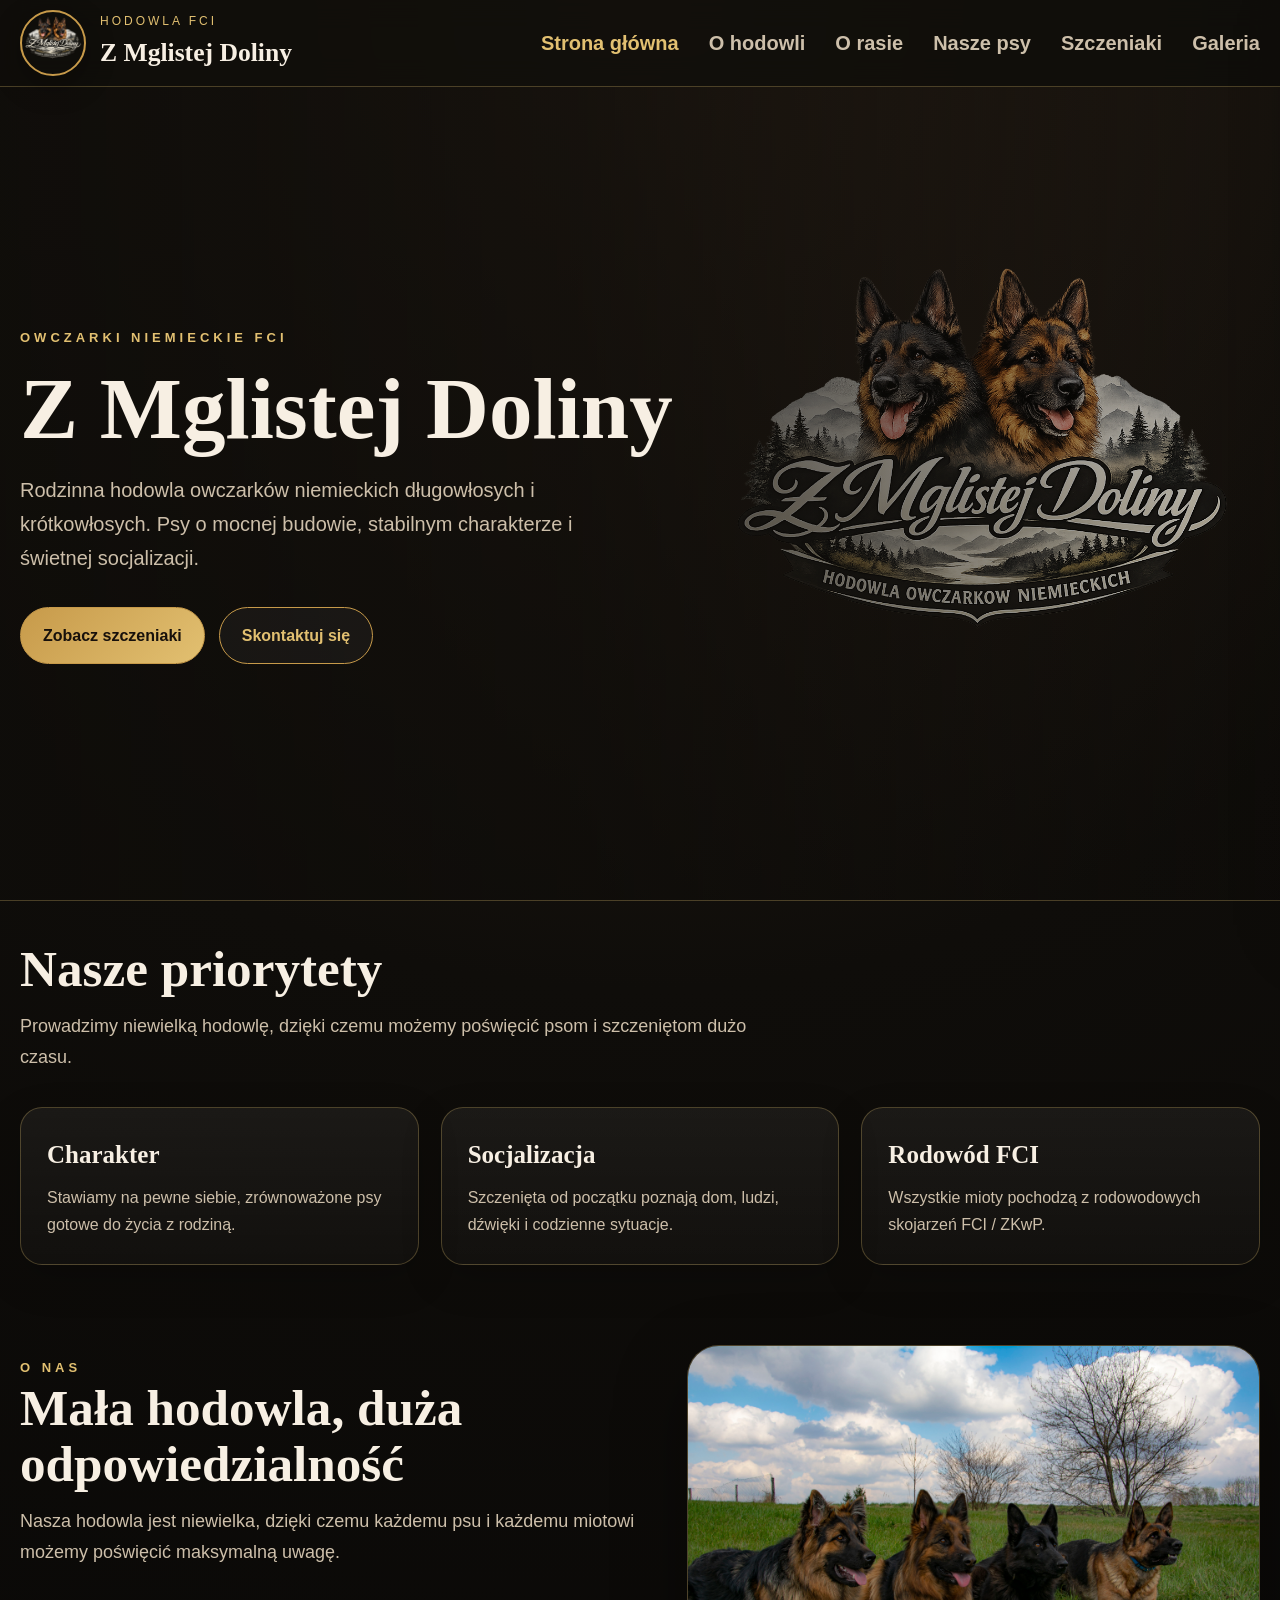
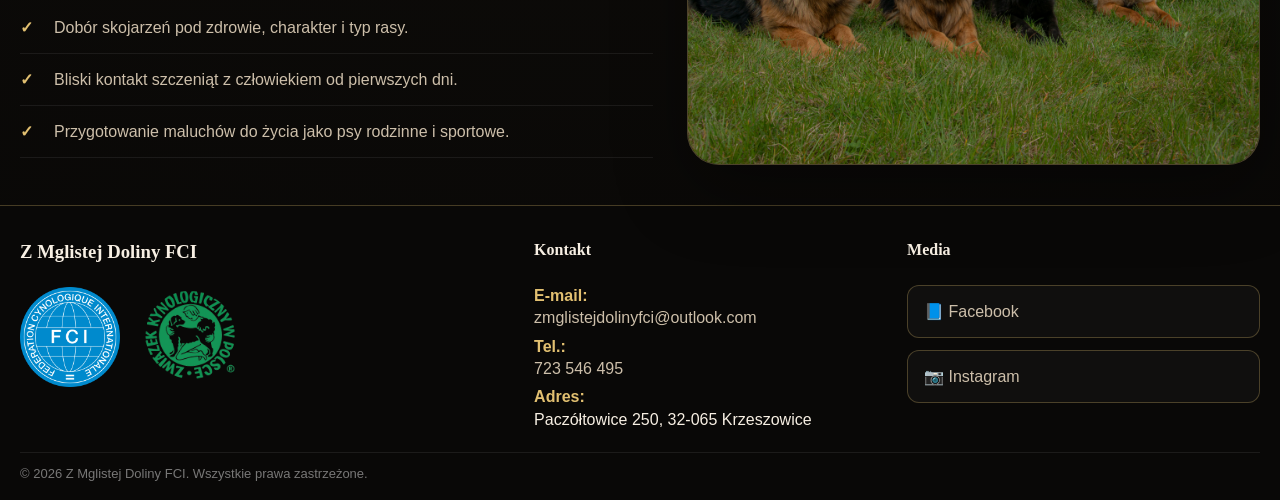
<file: z-mglistej-doliny-strona/index.html>
<!DOCTYPE html>
<html lang="pl">
<head>
    <!-- PODSTAWOWE USTAWIENIA STRONY -->
    <meta charset="UTF-8">
    <meta name="viewport" content="width=device-width, initial-scale=1.0">

    <!-- SEO: opis podstrony w Google. Na każdej podstronie możesz dać inny opis. -->
    <meta name="description" content="Hodowla owczarków niemieckich FCI Z Mglistej Doliny. Rodowodowe szczenięta, stabilny charakter, socjalizacja i okolice Krakowa.">

    <!-- TYTUŁ W KARCIE PRZEGLĄDARKI -->
    <title>Z Mglistej Doliny FCI</title>

    <!-- PODŁĄCZENIE CSS -->
    <link rel="stylesheet" href="assets/css/style.css">
</head>
<body>

    <!-- =========================================================
         GÓRNY PASEK STRONY
         Logo prowadzi do index.html, czyli do strony głównej.
         ========================================================= -->
    <header class="topbar">
        <div class="container topbar-inner">
            <a href="index.html" class="logo-link" aria-label="Powrót na stronę główną">
                <img src="assets/img/logo-z-mglistej-doliny.png" alt="Logo Z Mglistej Doliny FCI" class="logo">
                <span>
                    <span class="brand-small">Hodowla FCI</span>
                    <span class="brand-name">Z Mglistej Doliny</span>
                </span>
            </a>

            <!-- MENU NA KOMPUTERZE -->
            <nav class="nav" aria-label="Menu główne">
                <a href="index.html" class="active">Strona główna</a>
                <a href="o-hodowli.html" class="">O hodowli</a>
                <a href="o-rasie.html" class="">O rasie</a>
                <a href="psy.html" class="">Nasze psy</a>
                <a href="mioty.html" class="">Szczeniaki</a>
                <a href="galeria.html" class="">Galeria</a>
            </nav>

            <!-- MENU HAMBURGER NA TELEFONIE -->
            <button class="menu-btn" onclick="openMenu()" aria-label="Otwórz menu">☰</button>
        </div>
    </header>

    <!-- CIEMNE TŁO PO OTWARCIU MENU MOBILNEGO -->
    <div id="overlay" class="overlay"></div>

    <!-- MENU BOCZNE NA TELEFONIE -->
    <aside id="mobileMenu" class="mobile-menu" aria-label="Menu mobilne">
        <button class="close-btn" onclick="closeMenu()" aria-label="Zamknij menu">&times;</button>
        <br><br>
        <a href="index.html">Strona główna</a>
        <a href="o-hodowli.html">O hodowli</a>
        <a href="o-rasie.html">O rasie</a>
        <a href="psy.html">Nasze psy</a>
        <a href="mioty.html">Szczeniaki</a>
        <a href="galeria.html">Galeria</a>
    </aside>

    <!-- =========================================================
         HERO / BANER GŁÓWNY
         Tu zmieniasz główne hasło strony i przyciski.
         ========================================================= -->
    <main>
        <section class="hero">
            <div class="container hero-content">
                <span class="kicker">Owczarki niemieckie FCI</span>
                <h1>Z Mglistej Doliny</h1>
                <p>Rodzinna hodowla owczarków niemieckich długowłosych i krótkowłosych. Psy o mocnej budowie, stabilnym charakterze i świetnej socjalizacji.</p>
                <div class="hero-actions">
                    <a href="mioty.html" class="btn btn-primary">Zobacz szczeniaki</a>
                    <a href="kontakt.html" class="btn btn-secondary">Skontaktuj się</a>
                </div>
            </div>
        </section>

        <!-- =========================================================
             KRÓTKIE ATUTY HODOWLI
             Każdy .card to osobny kafelek. Możesz zmienić teksty.
             ========================================================= -->
        <section class="section">
            <div class="container">
                <h2 class="section-title">Nasze priorytety</h2>
                <p class="section-lead">Prowadzimy niewielką hodowlę, dzięki czemu możemy poświęcić psom i szczeniętom dużo czasu.</p>
                <div class="grid-3">
                    <article class="card">
                        <h3>Charakter</h3>
                        <p>Stawiamy na pewne siebie, zrównoważone psy gotowe do życia z rodziną.</p>
                    </article>
                    <article class="card">
                        <h3>Socjalizacja</h3>
                        <p>Szczenięta od początku poznają dom, ludzi, dźwięki i codzienne sytuacje.</p>
                    </article>
                    <article class="card">
                        <h3>Rodowód FCI</h3>
                        <p>Wszystkie mioty pochodzą z rodowodowych skojarzeń FCI / ZKwP.</p>
                    </article>
                </div>
            </div>
        </section>

        <!-- =========================================================
             O HODOWLI – wersja skrócona na stronie głównej
             Pełny opis możesz dać w pliku o-hodowli.html.
             ========================================================= -->
        <section class="section">
            <div class="container split">
                <div>
                    <span class="kicker">O nas</span>
                    <h2 class="section-title">Mała hodowla, duża odpowiedzialność</h2>
                    <p class="section-lead">Nasza hodowla jest niewielka, dzięki czemu każdemu psu i każdemu miotowi możemy poświęcić maksymalną uwagę.</p>
                    <ul class="feature-list">
                        <li>Dobór skojarzeń pod zdrowie, charakter i typ rasy.</li>
                        <li>Bliski kontakt szczeniąt z człowiekiem od pierwszych dni.</li>
                        <li>Przygotowanie maluchów do życia jako psy rodzinne i sportowe.</li>
                    </ul>
                </div>
                <div class="showcase-logo slideshow" id="homeSlideshow">
                    <p class="empty-gallery-message">Zdjęcia wczytują się...</p>
                </div>
            </div>
        </section>
    </main>

    <!-- =========================================================
         STOPKA STRONY
         Tutaj zmieniasz telefon, email, adres, linki i copyright.
         ========================================================= -->
    <footer class="footer">
    <div class="container footer-grid">

        <div class="footer-brand">
            <h3>Z Mglistej Doliny FCI</h3>

            <div class="footer-logos">
                <img src="assets/img/fci-logo.png" alt="FCI">
                <img src="assets/img/zkwp-logo.png" alt="ZKwP">
            </div>
        </div>

        <div>
            <h4>Kontakt</h4>

                <p>
                    <strong>E-mail:</strong><br>
                        <a href="mailto:zmglistejdolinyfci@outlook.com">
                            zmglistejdolinyfci@outlook.com
                        </a>
                </p>

                <p>
                    <strong>Tel.:</strong><br>
                        <a href="tel:+48723546495">
                            723 546 495
                        </a>
                </p>

                <p>
                    <strong>Adres:</strong><br>
                    Paczółtowice 250, 32-065 Krzeszowice<br>
                </p>
        </div>
         <div>
            <h4>Media</h4>

                <div class="social-links">

                <a href="https://facebook.com/TWOJ_PROFIL"
                target="_blank"
                class="social-btn">

                 📘 Facebook

                </a>

                <a href="https://instagram.com/TWOJ_PROFIL"
                 target="_blank"
                class="social-btn">

                📷 Instagram

                </a>

            </div>
        </div>
    </div>

    <div class="container footer-bottom">
        © 2026 Z Mglistej Doliny FCI. Wszystkie prawa zastrzeżone.
    </div>
</footer>

    <!-- PODŁĄCZENIE JAVASCRIPTU -->
    <script src="assets/js/script.js"></script>
</body>
</html>
</file>
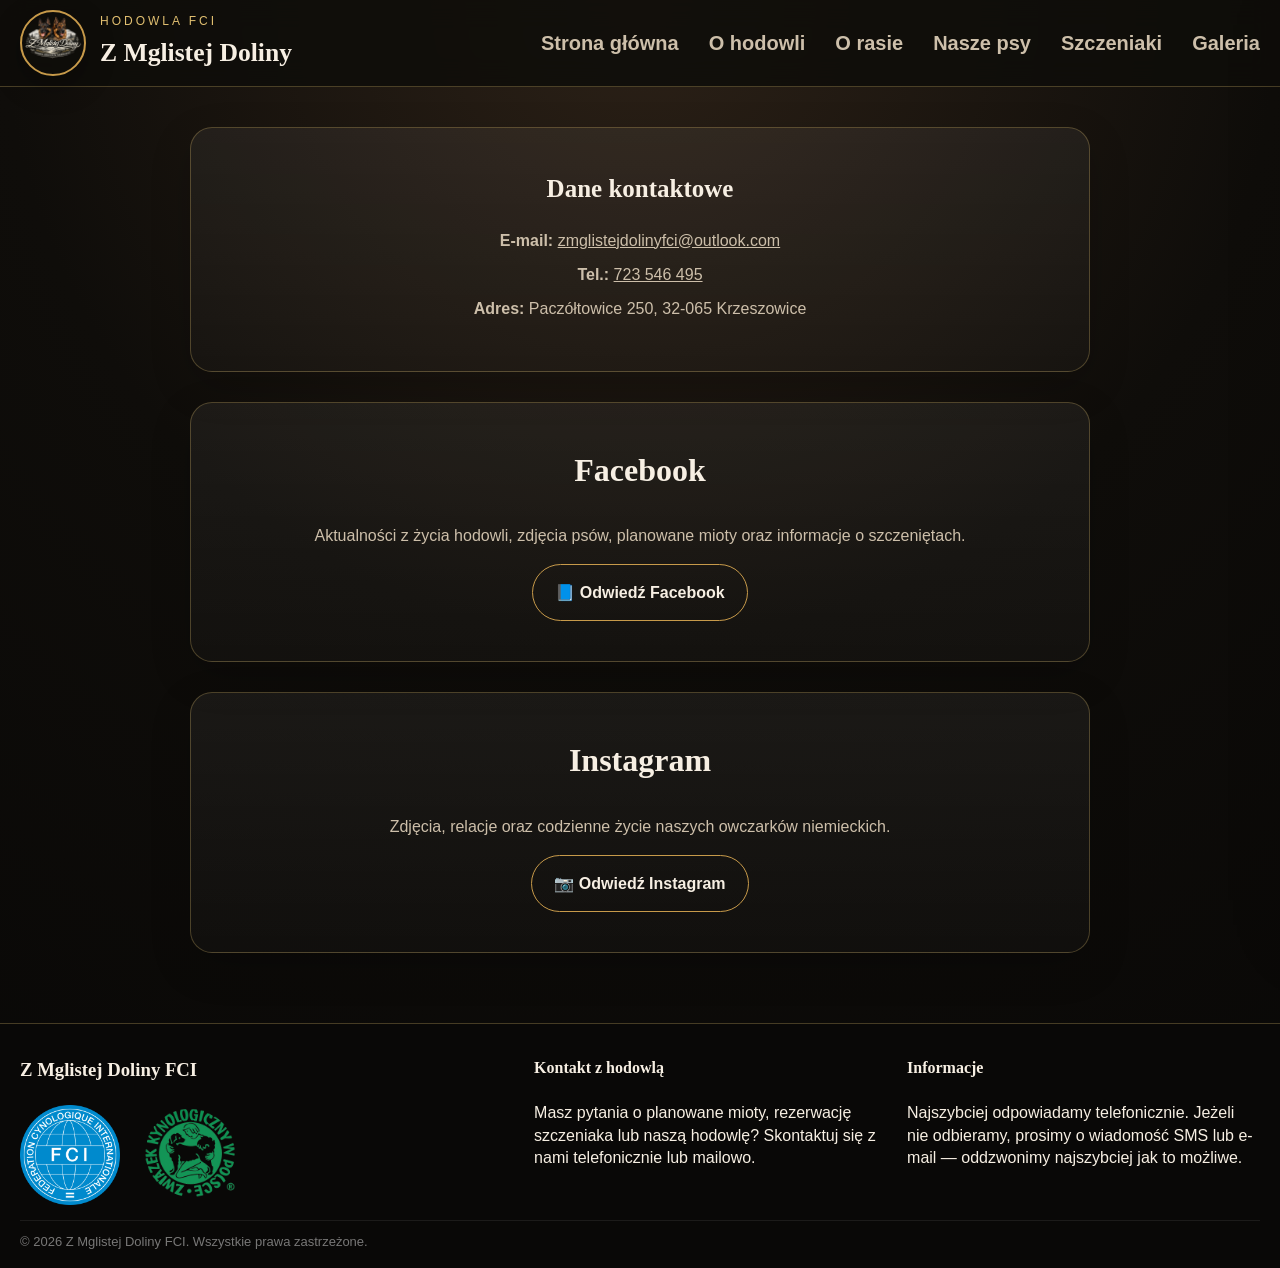
<file: z-mglistej-doliny-strona/kontakt.html>
<!DOCTYPE html>
<html lang="pl">
<head>
    <!-- PODSTAWOWE USTAWIENIA STRONY -->
    <meta charset="UTF-8">
    <meta name="viewport" content="width=device-width, initial-scale=1.0">

    <!-- SEO: opis podstrony w Google. Na każdej podstronie możesz dać inny opis. -->
    <meta name="description" content="Hodowla owczarków niemieckich FCI Z Mglistej Doliny. Rodowodowe szczenięta, stabilny charakter, socjalizacja i okolice Krakowa.">

    <!-- TYTUŁ W KARCIE PRZEGLĄDARKI -->
    <title>Z Mglistej Doliny FCI</title>

    <!-- PODŁĄCZENIE CSS -->
    <link rel="stylesheet" href="assets/css/style.css">
</head>
<body>

    <!-- =========================================================
         GÓRNY PASEK STRONY
         Logo prowadzi do index.html, czyli do strony głównej.
         ========================================================= -->
    <header class="topbar">
        <div class="container topbar-inner">
            <a href="index.html" class="logo-link" aria-label="Powrót na stronę główną">
                <img src="assets/img/logo-z-mglistej-doliny.png" alt="Logo Z Mglistej Doliny FCI" class="logo">
                <span>
                    <span class="brand-small">Hodowla FCI</span>
                    <span class="brand-name">Z Mglistej Doliny</span>
                </span>
            </a>

            <!-- MENU NA KOMPUTERZE -->
            <nav class="nav" aria-label="Menu główne">
                <a href="index.html" class="">Strona główna</a>
                <a href="o-hodowli.html" class="">O hodowli</a>
                <a href="o-rasie.html" class="">O rasie</a>
                <a href="psy.html" class="">Nasze psy</a>
                <a href="mioty.html" class="">Szczeniaki</a>
                <a href="galeria.html" class="">Galeria</a>
            </nav>

            <!-- MENU HAMBURGER NA TELEFONIE -->
            <button class="menu-btn" onclick="openMenu()" aria-label="Otwórz menu">☰</button>
        </div>
    </header>

    <!-- CIEMNE TŁO PO OTWARCIU MENU MOBILNEGO -->
    <div id="overlay" class="overlay"></div>

    <!-- MENU BOCZNE NA TELEFONIE -->
    <aside id="mobileMenu" class="mobile-menu" aria-label="Menu mobilne">
        <button class="close-btn" onclick="closeMenu()" aria-label="Zamknij menu">&times;</button>
        <br><br>
        <a href="index.html">Strona główna</a>
        <a href="o-hodowli.html">O hodowli</a>
        <a href="o-rasie.html">O rasie</a>
        <a href="psy.html">Nasze psy</a>
        <a href="mioty.html">Szczeniaki</a>
        <a href="galeria.html">Galeria</a>
    </aside>

    <main>
        <!-- =========================================================
             KONTAKT
             Górne dwa boxy prowadzą do social mediów.
             Dolny szeroki box zawiera pełne dane kontaktowe.
             ========================================================= -->
        <section class="section">
            <div class="container">

                <!-- DANE KONTAKTOWE -->
                <article class="card contact-main-box">
                    <h3>Dane kontaktowe</h3>

                    <p><strong>E-mail:</strong> <a href="mailto:zmglistejdolinyfci@outlook.com">zmglistejdolinyfci@outlook.com</a></p>
                    <p><strong>Tel.:</strong> <a href="tel:+48723546495">723 546 495</a></p>
                    <p><strong>Adres:</strong> Paczółtowice 250, 32-065 Krzeszowice</p>
                </article>

<!-- FACEBOOK -->
<article class="card contact-social-card">

    <h3>Facebook</h3>

    <p>
        Aktualności z życia hodowli, zdjęcia psów,
        planowane mioty oraz informacje o szczeniętach.
    </p>

    <a href="https://facebook.com/TWOJ_PROFIL"
       target="_blank"
       class="btn">
        📘 Odwiedź Facebook
    </a>

</article>

<!-- INSTAGRAM -->
<article class="card contact-social-card">

    <h3>Instagram</h3>

    <p>
        Zdjęcia, relacje oraz codzienne życie
        naszych owczarków niemieckich.
    </p>

    <a href="https://instagram.com/TWOJ_PROFIL"
       target="_blank"
       class="btn">
        📷 Odwiedź Instagram
    </a>

</article>
            </div>
        </section>
    </main>

    <!-- =========================================================
         STOPKA STRONY
         Tutaj zmieniasz telefon, email, adres, linki i copyright.
         ========================================================= -->
    <footer class="footer">
    <div class="container footer-grid">

        <div class="footer-brand">
            <h3>Z Mglistej Doliny FCI</h3>

            <div class="footer-logos">
                <img src="assets/img/fci-logo.png" alt="FCI">
                <img src="assets/img/zkwp-logo.png" alt="ZKwP">
            </div>
        </div>

        <div>
            <h4>Kontakt z hodowlą</h4>
            <p>
                Masz pytania o planowane mioty, rezerwację szczeniaka
                lub naszą hodowlę? Skontaktuj się z nami telefonicznie
                lub mailowo.
            </p>
        </div>

        <div>
            <h4>Informacje</h4>
            <p>
                Najszybciej odpowiadamy telefonicznie. Jeżeli nie odbieramy,
                prosimy o wiadomość SMS lub e-mail — oddzwonimy najszybciej
                jak to możliwe.
            </p>
        </div>
    </div>

    <div class="container footer-bottom">
        © 2026 Z Mglistej Doliny FCI. Wszystkie prawa zastrzeżone.
    </div>
</footer>

    <!-- PODŁĄCZENIE JAVASCRIPTU -->
    <script src="assets/js/script.js"></script>
</body>
</html>
</file>
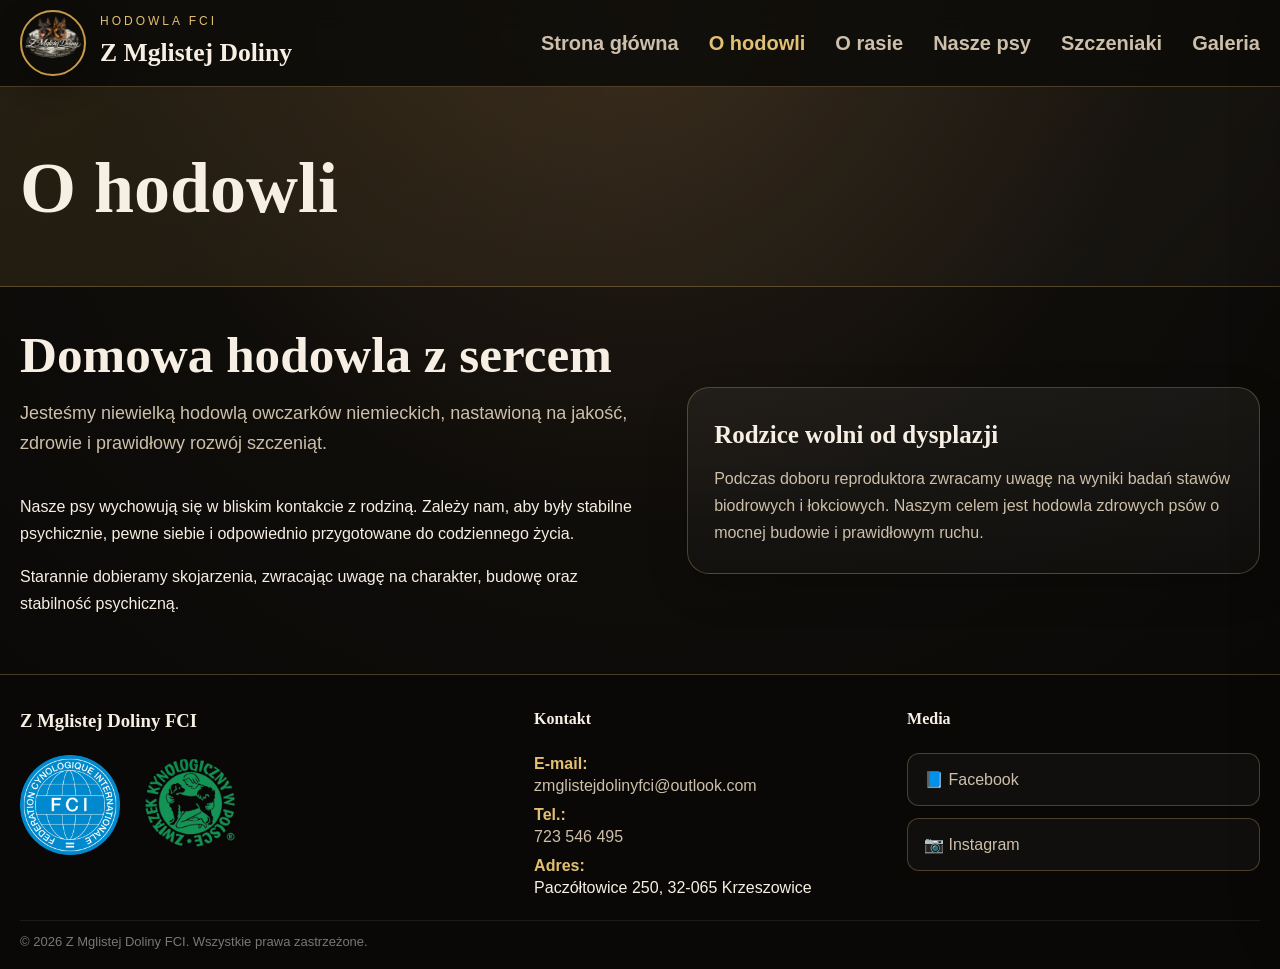
<file: z-mglistej-doliny-strona/o-hodowli.html>
<!DOCTYPE html>
<html lang="pl">
<head>
    <!-- PODSTAWOWE USTAWIENIA STRONY -->
    <meta charset="UTF-8">
    <meta name="viewport" content="width=device-width, initial-scale=1.0">

    <!-- SEO: opis podstrony w Google. Na każdej podstronie możesz dać inny opis. -->
    <meta name="description" content="Hodowla owczarków niemieckich FCI Z Mglistej Doliny. Rodowodowe szczenięta, stabilny charakter, socjalizacja i okolice Krakowa.">

    <!-- TYTUŁ W KARCIE PRZEGLĄDARKI -->
    <title>Z Mglistej Doliny FCI</title>

    <!-- PODŁĄCZENIE CSS -->
    <link rel="stylesheet" href="assets/css/style.css">
</head>
<body>

    <!-- =========================================================
         GÓRNY PASEK STRONY
         Logo prowadzi do index.html, czyli do strony głównej.
         ========================================================= -->
    <header class="topbar">
        <div class="container topbar-inner">
            <a href="index.html" class="logo-link" aria-label="Powrót na stronę główną">
                <img src="assets/img/logo-z-mglistej-doliny.png" alt="Logo Z Mglistej Doliny FCI" class="logo">
                <span>
                    <span class="brand-small">Hodowla FCI</span>
                    <span class="brand-name">Z Mglistej Doliny</span>
                </span>
            </a>

            <!-- MENU NA KOMPUTERZE -->
            <nav class="nav" aria-label="Menu główne">
                <a href="index.html" class="">Strona główna</a>
                <a href="o-hodowli.html" class="active">O hodowli</a>
                <a href="o-rasie.html" class="">O rasie</a>
                <a href="psy.html" class="">Nasze psy</a>
                <a href="mioty.html" class="">Szczeniaki</a>
                <a href="galeria.html" class="">Galeria</a>
            </nav>

            <!-- MENU HAMBURGER NA TELEFONIE -->
            <button class="menu-btn" onclick="openMenu()" aria-label="Otwórz menu">☰</button>
        </div>
    </header>

    <!-- CIEMNE TŁO PO OTWARCIU MENU MOBILNEGO -->
    <div id="overlay" class="overlay"></div>

    <!-- MENU BOCZNE NA TELEFONIE -->
    <aside id="mobileMenu" class="mobile-menu" aria-label="Menu mobilne">
        <button class="close-btn" onclick="closeMenu()" aria-label="Zamknij menu">&times;</button>
        <br><br>
        <a href="index.html">Strona główna</a>
        <a href="o-hodowli.html">O hodowli</a>
        <a href="o-rasie.html">O rasie</a>
        <a href="psy.html">Nasze psy</a>
        <a href="mioty.html">Szczeniaki</a>
        <a href="galeria.html">Galeria</a>
    </aside>

    <main>
        <!-- NAGŁÓWEK PODSTRONY -->
        <section class="page-hero">
            <div class="container">
                <h1>O hodowli</h1>
                
            </div>
        </section>

        <!-- GŁÓWNY OPIS HODOWLI -->
        <section class="section">
            <div class="container split">
                <div>
                    <h2 class="section-title">Domowa hodowla z sercem</h2>
                    <p class="section-lead">Jesteśmy niewielką hodowlą owczarków niemieckich, nastawioną na jakość, zdrowie i prawidłowy rozwój szczeniąt.</p>
                    <p>Nasze psy wychowują się w bliskim kontakcie z rodziną. Zależy nam, aby były stabilne psychicznie, pewne siebie i odpowiednio przygotowane do codziennego życia.</p>
                    <p>Starannie dobieramy skojarzenia, zwracając uwagę na charakter, budowę oraz stabilność psychiczną.</p>
                </div>
                <div class="card">
                    <h3>Rodzice wolni od dysplazji</h3>
                    <p>Podczas doboru reproduktora zwracamy uwagę na wyniki badań stawów biodrowych i łokciowych. Naszym celem jest hodowla zdrowych psów o mocnej budowie i prawidłowym ruchu.
                    </p>
                </div>
            </div>
        </section>
    </main>

    <!-- =========================================================
         STOPKA STRONY
         Tutaj zmieniasz telefon, email, adres, linki i copyright.
         ========================================================= -->
    <footer class="footer">
    <div class="container footer-grid">

        <div class="footer-brand">
            <h3>Z Mglistej Doliny FCI</h3>

            <div class="footer-logos">
                <img src="assets/img/fci-logo.png" alt="FCI">
                <img src="assets/img/zkwp-logo.png" alt="ZKwP">
            </div>
        </div>

        <div>
            <h4>Kontakt</h4>

                <p>
                    <strong>E-mail:</strong><br>
                        <a href="mailto:zmglistejdolinyfci@outlook.com">
                            zmglistejdolinyfci@outlook.com
                        </a>
                </p>

                <p>
                    <strong>Tel.:</strong><br>
                        <a href="tel:+48723546495">
                            723 546 495
                        </a>
                </p>

                <p>
                    <strong>Adres:</strong><br>
                    Paczółtowice 250, 32-065 Krzeszowice<br>
                </p>
        </div>
         <div>
            <h4>Media</h4>

                <div class="social-links">

                <a href="https://facebook.com/TWOJ_PROFIL"
                target="_blank"
                class="social-btn">

                 📘 Facebook

                </a>

                <a href="https://instagram.com/TWOJ_PROFIL"
                 target="_blank"
                class="social-btn">

                📷 Instagram

                </a>

            </div>
        </div>
    </div>

    <div class="container footer-bottom">
        © 2026 Z Mglistej Doliny FCI. Wszystkie prawa zastrzeżone.
    </div>
</footer>

    <!-- PODŁĄCZENIE JAVASCRIPTU -->
    <script src="assets/js/script.js"></script>
</body>
</html>
</file>
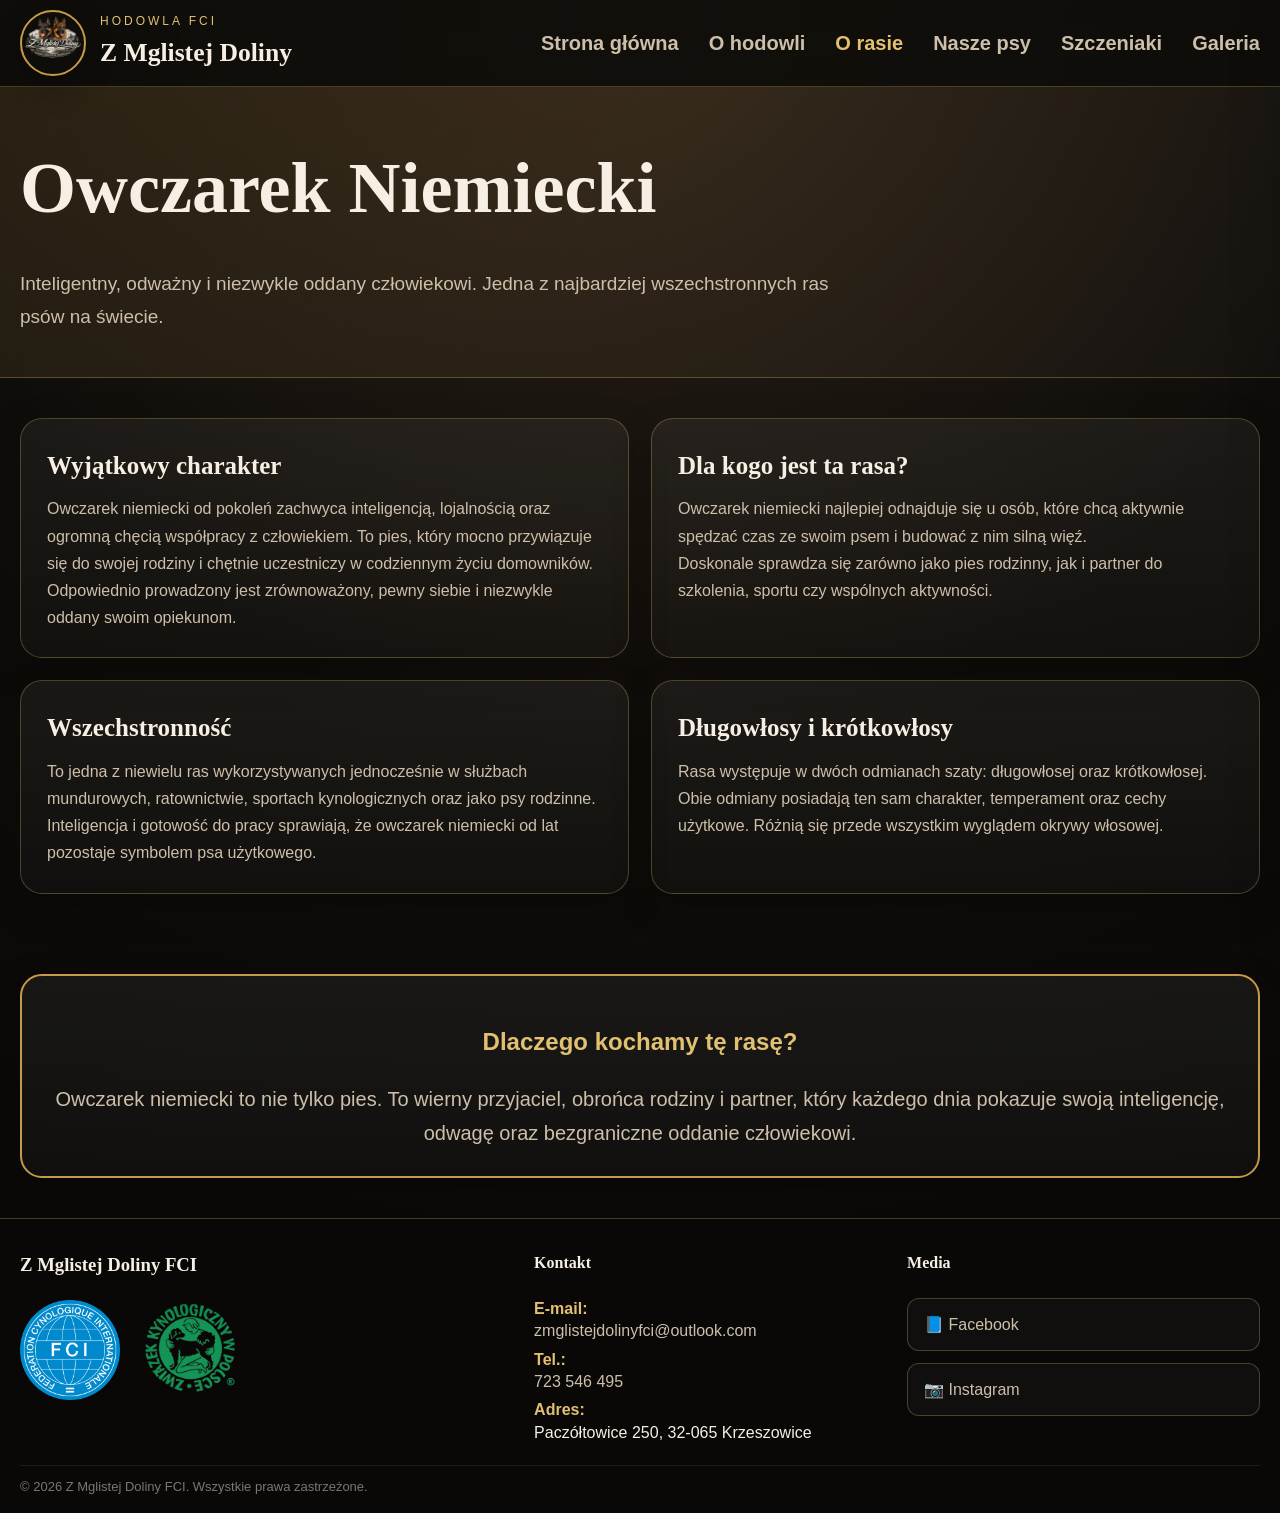
<file: z-mglistej-doliny-strona/o-rasie.html>
<!DOCTYPE html>
<html lang="pl">
<head>
    <!-- PODSTAWOWE USTAWIENIA STRONY -->
    <meta charset="UTF-8">
    <meta name="viewport" content="width=device-width, initial-scale=1.0">

    <!-- SEO: opis podstrony w Google. Na każdej podstronie możesz dać inny opis. -->
    <meta name="description" content="Hodowla owczarków niemieckich FCI Z Mglistej Doliny. Rodowodowe szczenięta, stabilny charakter, socjalizacja i okolice Krakowa.">

    <!-- TYTUŁ W KARCIE PRZEGLĄDARKI -->
    <title>Z Mglistej Doliny FCI</title>

    <!-- PODŁĄCZENIE CSS -->
    <link rel="stylesheet" href="assets/css/style.css">
</head>
<body>

    <!-- =========================================================
         GÓRNY PASEK STRONY
         Logo prowadzi do index.html, czyli do strony głównej.
         ========================================================= -->
    <header class="topbar">
        <div class="container topbar-inner">
            <a href="index.html" class="logo-link" aria-label="Powrót na stronę główną">
                <img src="assets/img/logo-z-mglistej-doliny.png" alt="Logo Z Mglistej Doliny FCI" class="logo">
                <span>
                    <span class="brand-small">Hodowla FCI</span>
                    <span class="brand-name">Z Mglistej Doliny</span>
                </span>
            </a>

            <!-- MENU NA KOMPUTERZE -->
            <nav class="nav" aria-label="Menu główne">
                <a href="index.html" class="">Strona główna</a>
                <a href="o-hodowli.html" class="">O hodowli</a>
                <a href="o-rasie.html" class="active">O rasie</a>
                <a href="psy.html" class="">Nasze psy</a>
                <a href="mioty.html" class="">Szczeniaki</a>
                <a href="galeria.html" class="">Galeria</a>
            </nav>

            <!-- MENU HAMBURGER NA TELEFONIE -->
            <button class="menu-btn" onclick="openMenu()" aria-label="Otwórz menu">☰</button>
        </div>
    </header>

    <!-- CIEMNE TŁO PO OTWARCIU MENU MOBILNEGO -->
    <div id="overlay" class="overlay"></div>

    <!-- MENU BOCZNE NA TELEFONIE -->
    <aside id="mobileMenu" class="mobile-menu" aria-label="Menu mobilne">
        <button class="close-btn" onclick="closeMenu()" aria-label="Zamknij menu">&times;</button>
        <br><br>
        <a href="index.html">Strona główna</a>
        <a href="o-hodowli.html">O hodowli</a>
        <a href="o-rasie.html">O rasie</a>
        <a href="psy.html">Nasze psy</a>
        <a href="mioty.html">Szczeniaki</a>
        <a href="galeria.html">Galeria</a>
    </aside>

    <main>

    <!-- HERO O RASIE -->
    <section class="page-hero">
        <div class="container">
            <h1>Owczarek Niemiecki</h1>
            <p>
                Inteligentny, odważny i niezwykle oddany człowiekowi.
                Jedna z najbardziej wszechstronnych ras psów na świecie.
            </p>
        </div>
    </section>

    <!-- GŁÓWNA TREŚĆ -->
    <section class="section">
        <div class="container">

            <div class="grid-2">

                <article class="card">
                    <h3>Wyjątkowy charakter</h3>

                    <p>
                        Owczarek niemiecki od pokoleń zachwyca inteligencją,
                        lojalnością oraz ogromną chęcią współpracy z człowiekiem.
                        To pies, który mocno przywiązuje się do swojej rodziny
                        i chętnie uczestniczy w codziennym życiu domowników.
                    </p>

                    <p>
                        Odpowiednio prowadzony jest zrównoważony,
                        pewny siebie i niezwykle oddany swoim opiekunom.
                    </p>
                </article>

                <article class="card">
                    <h3>Dla kogo jest ta rasa?</h3>

                    <p>
                        Owczarek niemiecki najlepiej odnajduje się u osób,
                        które chcą aktywnie spędzać czas ze swoim psem
                        i budować z nim silną więź.
                    </p>

                    <p>
                        Doskonale sprawdza się zarówno jako pies rodzinny,
                        jak i partner do szkolenia, sportu czy wspólnych aktywności.
                    </p>
                </article>

                <article class="card">
                    <h3>Wszechstronność</h3>

                    <p>
                        To jedna z niewielu ras wykorzystywanych jednocześnie
                        w służbach mundurowych, ratownictwie,
                        sportach kynologicznych oraz jako psy rodzinne.
                    </p>

                    <p>
                        Inteligencja i gotowość do pracy sprawiają,
                        że owczarek niemiecki od lat pozostaje symbolem psa użytkowego.
                    </p>
                </article>

                <article class="card">
                    <h3>Długowłosy i krótkowłosy</h3>

                    <p>
                        Rasa występuje w dwóch odmianach szaty:
                        długowłosej oraz krótkowłosej.
                    </p>

                    <p>
                        Obie odmiany posiadają ten sam charakter,
                        temperament oraz cechy użytkowe.
                        Różnią się przede wszystkim wyglądem okrywy włosowej.
                    </p>
                </article>

            </div>

        </div>
    </section>

    <!-- DOLNY CYTAT -->
    <section class="section">
        <div class="container">

            <article class="card" style="text-align:center; border:2px solid var(--gold);">
                <h2 class="gold">Dlaczego kochamy tę rasę?</h2>

                <p style="font-size:20px;">
                    Owczarek niemiecki to nie tylko pies.
                    To wierny przyjaciel, obrońca rodziny i partner,
                    który każdego dnia pokazuje swoją inteligencję,
                    odwagę oraz bezgraniczne oddanie człowiekowi.
                </p>
            </article>

        </div>
    </section>

</main>

    <!-- =========================================================
         STOPKA STRONY
         Tutaj zmieniasz telefon, email, adres, linki i copyright.
         ========================================================= -->
    <footer class="footer">
    <div class="container footer-grid">

        <div class="footer-brand">
            <h3>Z Mglistej Doliny FCI</h3>

            <div class="footer-logos">
                <img src="assets/img/fci-logo.png" alt="FCI">
                <img src="assets/img/zkwp-logo.png" alt="ZKwP">
            </div>
        </div>

        <div>
            <h4>Kontakt</h4>

                <p>
                    <strong>E-mail:</strong><br>
                        <a href="mailto:zmglistejdolinyfci@outlook.com">
                            zmglistejdolinyfci@outlook.com
                        </a>
                </p>

                <p>
                    <strong>Tel.:</strong><br>
                        <a href="tel:+48723546495">
                            723 546 495
                        </a>
                </p>

                <p>
                    <strong>Adres:</strong><br>
                    Paczółtowice 250, 32-065 Krzeszowice<br>
                </p>
        </div>
         <div>
            <h4>Media</h4>

                <div class="social-links">

                <a href="https://facebook.com/TWOJ_PROFIL"
                target="_blank"
                class="social-btn">

                 📘 Facebook

                </a>

                <a href="https://instagram.com/TWOJ_PROFIL"
                 target="_blank"
                class="social-btn">

                📷 Instagram

                </a>

            </div>
        </div>
    </div>

    <div class="container footer-bottom">
        © 2026 Z Mglistej Doliny FCI. Wszystkie prawa zastrzeżone.
    </div>
</footer>

    <!-- PODŁĄCZENIE JAVASCRIPTU -->
    <script src="assets/js/script.js"></script>
</body>
</html>
</file>
<file: z-mglistej-doliny-strona/assets/css/style.css>
/* =========================================================
   STRONA HODOWLI „Z MGLISTEJ DOLINY FCI”
   Plik: style.css
   Tu zmieniasz WYGLĄD strony: kolory, odstępy, wielkości,
   układ kafelków, menu, stopkę, wersję mobilną itd.
   ========================================================= */

/* ---------- ZMIENNE GLOBALNE: tutaj najłatwiej zmienić kolory całej strony ---------- */
:root {
    --bg: #0f0d0a;
    --bg-soft: #18130f;
    --card: #211a14;
    --text: #f7efe3;
    --muted: #cdbfAA;
    --gold: #c79a4a;
    --gold-light: #e2c071;
    --line: rgba(226, 192, 113, 0.28);
    --shadow: 0 25px 70px rgba(0, 0, 0, 0.35);
    --radius: 22px;
}

/* ---------- RESET: usuwa domyślne marginesy przeglądarki ---------- */
* {
    box-sizing: border-box;
}

html {
    scroll-behavior: smooth;
}

body {
    margin: 0;
    font-family: Arial, sans-serif;
    background: radial-gradient(circle at top, #2c2117 0%, var(--bg) 45%, #080706 100%);
    color: var(--text);
    line-height: 1.7;
}

img {
    max-width: 100%;
    display: block;
}

a {
    color: inherit;
}

/* ---------- POMOCNICZE KLASY ---------- */
.container {
    width: min(1320px, calc(100% - 40px));
    margin: 0 auto;
}

.section {
    padding: 40px 0;
}

.section-title {
    margin: 0 0 14px;
    font-family: Georgia, serif;
    font-size: clamp(32px, 4vw, 54px);
    line-height: 1.1;
}

.section-lead {
    max-width: 780px;
    color: var(--muted);
    font-size: 18px;
    margin: 0 0 34px;
}

.gold {
    color: var(--gold-light);
}

/* =========================================================
   GÓRNY PASEK / HEADER
   Tu jest logo, nazwa hodowli i menu.
   Logo ma link do index.html, czyli strony głównej.
   ========================================================= */
.topbar {
    position: sticky;
    top: 0;
    z-index: 50;
    background: rgba(15, 13, 10, 0.86);
    backdrop-filter: blur(14px);
    border-bottom: 1px solid var(--line);
}

.topbar-inner {
    min-height: 86px;
    display: flex;
    align-items: center;
    justify-content: space-between;
    gap: 20px;
}

.logo-link {
    display: flex;
    align-items: center;
    gap: 14px;
    text-decoration: none;
}

.logo {
    width: 66px;
    height: 66px;
    object-fit: cover;
    border-radius: 50%;
    border: 2px solid var(--gold);
    box-shadow: 0 10px 30px rgba(0,0,0,.28);
}

.brand-small {
    display: block;
    color: var(--gold-light);
    letter-spacing: 3px;
    font-size: 12px;
    text-transform: uppercase;
}

.brand-name {
    display: block;
    font-family: Georgia, serif;
    font-size: clamp(19px, 2vw, 28px);
    font-weight: 700;
}

.nav {
    display: flex;
    align-items: center;
    gap: 30px;
}

.nav a {
    text-decoration: none;
    color: var(--muted);
    font-weight: 700;
    font-size: 20px;
    transition: 0.25s;
}

.nav a:hover,
.nav a.active {
    color: var(--gold-light);
}

/* Przycisk hamburgera widoczny głównie na telefonie */
.menu-btn {
    display: none;
    border: 1px solid var(--line);
    background: rgba(255,255,255,.04);
    color: var(--text);
    font-size: 30px;
    width: 52px;
    height: 52px;
    border-radius: 14px;
    cursor: pointer;
}

/* =========================================================
   MENU BOCZNE NA TELEFONIE
   Otwiera je JavaScript z pliku script.js.
   ========================================================= */
.mobile-menu {
    position: fixed;
    inset: 0 0 0 auto;
    width: min(330px, 86vw);
    transform: translateX(110%);
    transition: 0.3s ease;
    background: #16110d;
    z-index: 100;
    padding: 30px;
    border-left: 1px solid var(--line);
    box-shadow: var(--shadow);
}

.mobile-menu.open {
    transform: translateX(0);
}

.mobile-menu a {
    display: block;
    padding: 14px 0;
    text-decoration: none;
    color: var(--text);
    border-bottom: 1px solid rgba(255,255,255,.08);
}

.close-btn {
    background: none;
    border: 0;
    color: var(--text);
    font-size: 38px;
    cursor: pointer;
    float: right;
}

.overlay {
    position: fixed;
    inset: 0;
    background: rgba(0,0,0,.58);
    opacity: 0;
    pointer-events: none;
    z-index: 90;
    transition: 0.3s;
}

.overlay.show {
    opacity: 1;
    pointer-events: auto;
}

/* =========================================================
   HERO / BANER GŁÓWNY
   To pierwsza, duża sekcja na stronie głównej.
   ========================================================= */
.hero {
    position: relative;
    min-height: calc(100vh - 86px);
    display: grid;
    align-items: center;
    overflow: hidden;
    border-bottom: 1px solid var(--line);
}

.hero::before {
    content: "";
    position: absolute;
    inset: 0;
    background:
        linear-gradient(90deg, rgba(15,13,10,.96) 0%, rgba(15,13,10,.78) 45%, rgba(15,13,10,.18) 100%),
        url('../img/logo-z-mglistej-doliny.png') center right 4% / min(560px, 42vw) no-repeat;
    opacity: .92;
}

.hero-content {
    position: relative;
    z-index: 2;
    max-width: 1320px;
    padding: 90px min(560px, 42vw) 90px 0;
    margin: 0 auto;
}

.kicker {
    color: var(--gold-light);
    text-transform: uppercase;
    letter-spacing: 4px;
    font-weight: 800;
    font-size: 13px;
}

.hero h1 {
    font-family: Georgia, serif;
    font-size: clamp(52px, 6.8vw, 92px);
    line-height: .98;
    margin: 16px 0 22px;
    max-width: 820px;
}

.hero p {
    color: var(--muted);
    font-size: 20px;
    max-width: 630px;
}

.hero-actions {
    display: flex;
    flex-wrap: wrap;
    gap: 14px;
    margin-top: 32px;
}

.btn {
    display: inline-flex;
    align-items: center;
    justify-content: center;
    padding: 14px 22px;
    border-radius: 999px;
    text-decoration: none;
    font-weight: 800;
    border: 1px solid var(--gold);
    transition: .25s;
}

.btn-primary {
    background: linear-gradient(135deg, var(--gold), var(--gold-light));
    color: #17100b;
}

.btn-secondary {
    color: var(--gold-light);
    background: rgba(255,255,255,.04);
}

.btn:hover {
    transform: translateY(-2px);
}

/* =========================================================
   KARTY / BOXY
   Używane przy psach, miotach, galeriach, zaletach hodowli.
   ========================================================= */
.grid-3 {
    display: grid;
    grid-template-columns: repeat(3, 1fr);
    gap: 22px;
}

.grid-2 {
    display: grid;
    grid-template-columns: repeat(2, 1fr);
    gap: 22px;
}

.card {
    background: linear-gradient(180deg, rgba(255,255,255,.055), rgba(255,255,255,.025));
    border: 1px solid var(--line);
    border-radius: var(--radius);
    padding: 26px;
    box-shadow: 0 14px 40px rgba(0,0,0,.18);
}

.card h3 {
    margin: 0 0 8px;
    font-family: Georgia, serif;
    font-size: 25px;
}

.card p {
    color: var(--muted);
    margin: 0;
}

.dog-card {
    overflow: hidden;
    padding: 0;
}

.dog-photo {
    min-height: 260px;
    background: linear-gradient(135deg, #2b2118, #090807);
    display: grid;
    place-items: center;
    border-bottom: 1px solid var(--line);
}

.dog-photo span {
    color: rgba(255,255,255,.35);
    font-weight: 800;
    letter-spacing: 2px;
}

.dog-content {
    padding: 26px;
}

.badges {
    display: flex;
    gap: 8px;
    flex-wrap: wrap;
    margin: 14px 0 0;
}

.badge {
    border: 1px solid var(--line);
    color: var(--gold-light);
    border-radius: 999px;
    padding: 6px 10px;
    font-size: 12px;
    font-weight: 800;
}

/* =========================================================
   SEKCJA O HODOWLI / PREMIUM BLOK
   ========================================================= */
.split {
    display: grid;
    grid-template-columns: 1.05fr .95fr;
    gap: 34px;
    align-items: center;
}

.feature-list {
    list-style: none;
    padding: 0;
    margin: 22px 0 0;
}

.feature-list li {
    padding: 12px 0 12px 34px;
    position: relative;
    color: var(--muted);
    border-bottom: 1px solid rgba(255,255,255,.07);
}

.feature-list li::before {
    content: "✓";
    position: absolute;
    left: 0;
    color: var(--gold-light);
    font-weight: 900;
}

.showcase-logo {
    background: rgba(255,255,255,.04);
    border: 1px solid var(--line);
    border-radius: 32px;
    padding: 24px;
    box-shadow: var(--shadow);
}

.showcase-logo img {
    border-radius: 24px;
}

/* =========================================================
   GALERIA
   Gdy dodasz prawdziwe zdjęcia, podmień divy .gallery-placeholder
   na <img src="assets/img/twoje-zdjecie.jpg" alt="opis">
   ========================================================= */
.gallery {
    display: grid;
    grid-template-columns: repeat(4, 1fr);
    gap: 14px;
}

.gallery-placeholder {
    aspect-ratio: 1 / 1;
    border-radius: 18px;
    border: 1px solid var(--line);
    background: linear-gradient(135deg, rgba(199,154,74,.35), rgba(255,255,255,.04));
    display: grid;
    place-items: center;
    color: rgba(255,255,255,.45);
    font-weight: 800;
}

/* =========================================================
   STOPKA
   Dolna część strony z kontaktem, adresem i skrótami menu.
   ========================================================= */
.footer {
    background: #090807;
    border-top: 1px solid var(--line);
    padding: 30px 0 15px;
}

.footer-grid {
    display: grid;
    grid-template-columns: 1.4fr 1fr 1fr;
    gap: 20px;
}

.footer h3,
.footer h4 {
    font-family: Georgia, serif;
    margin-top: 0;
}

.footer p{
    margin: 0 0 6px;
    line-height: 1.4;
}

.footer a {
    color: var(--muted);
    text-decoration: none;
}

.footer a:hover {
    color: var(--gold-light);
}

.footer-bottom {
    margin-top: 15px;
    padding-top: 10px;
    border-top: 1px solid rgba(255,255,255,.08);
    color: rgba(255,255,255,.45);
    font-size: 13px;
}

/* =========================================================
   PODSTRONY
   Page hero jest mniejszy niż hero na stronie głównej.
   ========================================================= */
.page-hero {
    padding: 40px 0 25px;
    border-bottom: 1px solid var(--line);
    background: linear-gradient(135deg, rgba(199,154,74,.13), rgba(255,255,255,.02));
}

.page-hero h1 {
    font-family: Georgia, serif;
    font-size: clamp(40px, 6vw, 72px);
    margin: 0 0 12px;
}

.page-hero p {
    color: var(--muted);
    max-width: 850px;
    font-size: 19px;
}

.contact-box a {
    color: var(--gold-light);
    font-weight: 800;
}

/* =========================================================
   RESPONSYWNOŚĆ – wygląd na tabletach i telefonach
   ========================================================= */
@media (max-width: 920px) {

    .nav {
        display: none;
    }

    .menu-btn {
        display: inline-grid;
        place-items: center;
    }

    .grid-3,
    .grid-2,
    .split,
    .footer-grid {
        grid-template-columns: 1fr;
    }

    .gallery {
        grid-template-columns: repeat(2, 1fr);
    }

    .hero::before{
        display:none;
    }

    .hero-content{
        padding-top: 40px;
    }
}

@media (max-width: 560px) {
    .brand-small {
        letter-spacing: 2px;
        font-size: 10px;
    }

    .logo {
        width: 56px;
        height: 56px;
    }

    .topbar-inner {
        min-height: 74px;
    }

    .section {
        padding: 58px 0;
    }

    .hero-actions {
        flex-direction: column;
    }

    .btn {
        width: 100%;
    }

    .hero h1 {
        font-size: clamp(42px, 14vw, 62px);
    }

    .hero p {
        font-size: 17px;
    }
}

/* ===================== PROFESJONALNA GALERIA PREMIUM ===================== */

.gallery {
    display: grid;
    grid-template-columns: repeat(4, 1fr);
    gap: 18px;
    align-items: stretch;
}

.gallery-item {
    margin: 0;
    background: linear-gradient(180deg, rgba(255,255,255,.06), rgba(255,255,255,.025));
    border: 1px solid var(--line);
    border-radius: 20px;
    overflow: hidden;
    box-shadow: 0 14px 40px rgba(0,0,0,.22);
    transition: 0.3s ease;
}

.gallery-item:hover {
    transform: translateY(-6px);
    box-shadow: 0 22px 60px rgba(0,0,0,.38);
    border-color: var(--gold);
}

.gallery-item img {
    width: 100%;
    height: 260px;
    object-fit: cover;
    cursor: pointer;
    transition: 0.35s ease;
}

.gallery-item img:hover {
    transform: scale(1.05);
}

.gallery-item figcaption {
    padding: 15px 16px;
    color: var(--gold-light);
    font-weight: 800;
    text-align: center;
    border-top: 1px solid var(--line);
    background: rgba(0,0,0,.18);
}

/* ---------- POWIĘKSZENIE ZDJĘCIA / LIGHTBOX ---------- */

.lightbox {
    display: none;
    position: fixed;
    inset: 0;
    background: rgba(0,0,0,.92);
    z-index: 9999;
    justify-content: center;
    align-items: center;
    padding: 24px;
}

.lightbox.show {
    display: flex;
}

.lightbox img {
    max-width: 92%;
    max-height: 86%;
    border-radius: 18px;
    border: 2px solid var(--gold);
    box-shadow: 0 30px 90px rgba(0,0,0,.65);
}

.gallery-arrow {
    position: absolute;
    top: 50%;
    transform: translateY(-50%);
    width: 62px;
    height: 62px;
    border-radius: 50%;
    border: 1px solid var(--line);
    background: rgba(15,13,10,.72);
    color: var(--text);
    font-size: 34px;
    cursor: pointer;
    transition: .25s;
    z-index: 10001;
}

.gallery-arrow:hover {
    background: linear-gradient(135deg, var(--gold), var(--gold-light));
    color: #17100b;
    transform: translateY(-50%) scale(1.06);
}

.gallery-arrow.left {
    left: 32px;
}

.gallery-arrow.right {
    right: 32px;
}

.close-lightbox {
    position: absolute;
    top: 20px;
    right: 34px;
    color: white;
    font-size: 52px;
    line-height: 1;
    cursor: pointer;
    z-index: 10002;
    transition: .25s;
}

.close-lightbox:hover {
    color: var(--gold-light);
    transform: scale(1.08);
}

.lightbox-caption {
    position: absolute;
    left: 50%;
    bottom: 28px;
    transform: translateX(-50%);
    color: var(--gold-light);
    background: rgba(15,13,10,.78);
    border: 1px solid var(--line);
    border-radius: 999px;
    padding: 10px 18px;
    font-weight: 800;
    text-align: center;
    max-width: min(760px, 90vw);
}

.lightbox-counter {
    position: absolute;
    top: 28px;
    left: 32px;
    color: var(--text);
    background: rgba(15,13,10,.78);
    border: 1px solid var(--line);
    border-radius: 999px;
    padding: 8px 15px;
    font-weight: 800;
}

/* ---------- GALERIA NA TABLECIE ---------- */

@media (max-width: 920px) {
    .gallery {
        grid-template-columns: repeat(2, 1fr);
    }

    .gallery-item img {
        height: 230px;
    }

    .gallery-arrow {
        width: 54px;
        height: 54px;
        font-size: 28px;
    }
}

/* ---------- GALERIA NA TELEFONIE ---------- */

@media (max-width: 560px) {
    .gallery {
        grid-template-columns: 1fr;
        gap: 16px;
    }

    .gallery-item img {
        height: 240px;
    }

    .lightbox {
        padding: 14px;
    }

    .lightbox img {
        max-width: 96%;
        max-height: 78%;
    }

    .gallery-arrow {
        width: 46px;
        height: 46px;
        font-size: 24px;
    }

    .gallery-arrow.left {
        left: 12px;
    }

    .gallery-arrow.right {
        right: 12px;
    }

    .close-lightbox {
        top: 14px;
        right: 18px;
        font-size: 44px;
    }

    .lightbox-counter {
        top: 18px;
        left: 16px;
        font-size: 13px;
    }

    .lightbox-caption {
        bottom: 18px;
        font-size: 14px;
        border-radius: 18px;
    }
}
.footer-logos{
    display:flex;
    gap:20px;
    align-items:center;
    margin-top:15px;
}

.footer-logos img{
    height:100px;
    width:auto;
}

.footer-logos img:hover{
    transform:scale(1.00);
}

.footer strong{
    color: var(--gold-light);
    font-weight: 700;
}

.social-links{
    display:flex;
    flex-direction:column;
    gap:12px;
}

.social-btn{
    display:flex;
    align-items:center;
    gap:10px;

    padding:12px 16px;

    border:1px solid var(--line);
    border-radius:12px;

    text-decoration:none;

    background:rgba(255,255,255,.03);

    transition:.3s;
}

.social-btn:hover{
    transform:translateX(5px);

    border-color:var(--gold);

    color:var(--gold-light);

    background:rgba(199,154,74,.08);
}
.dog-main-photo{
    width:100%;
    height:500px;

    object-fit:cover;

    border-radius:20px;

    border:1px solid var(--line);

    cursor:pointer;

    transition:.3s;
}

.dog-main-photo:hover{
    transform:scale(1.02);
}

.dog-gallery-images{
    display:none;
}

.contact-top-boxes{
    margin-bottom:28px;
}

.contact-main-box{
    max-width:760px;
    margin:0 auto;
    text-align:center;
}

.contact-main-box h3{
    margin-bottom:18px;
}

.contact-main-box p{
    margin:0 0 10px;
    line-height:1.5;
}

.contact-main-box,
.contact-social-card{
    max-width:900px;
    margin:0 auto 30px;
    text-align:center;
    padding:40px;
}

.contact-social-card .btn{
    margin-top:15px;
}

.contact-social-card h3{
    font-size:2rem;
    margin-bottom:25px;
}

/* ===================== SZCZENIAKI ===================== */

.puppy-card{
    display:grid;
    grid-template-columns: 1fr 1fr;
    gap:30px;
    align-items:start;
}

.puppy-content{
    padding:10px;
}

.puppy-content h2{
    font-family: Georgia, serif;
    font-size: 42px;
    margin-top:10px;
}

.puppy-info{
    margin:24px 0;
    padding:18px;
    border:1px solid var(--line);
    border-radius:18px;
    background:rgba(255,255,255,.03);
}

.puppy-info p{
    margin:0 0 10px;
}

.puppy-info p:last-child{
    margin-bottom:0;
}

@media(max-width:920px){

    .puppy-card{
        grid-template-columns:1fr;
    }

}

.showcase-image{
    width:100%;
    max-width:550px;
    margin:auto;
    display:block;
}

/* ===================== AUTOMATYCZNY SLAJDER I LISTY ZDJĘĆ ===================== */

.slideshow{
    position:relative;
    min-height:420px;
    overflow:hidden;
}

.slideshow .slide{
    position:absolute;
    inset:0;
    width:100%;
    height:100%;
    object-fit:cover;
    border-radius:24px;
    opacity:0;
    transition:opacity 1s ease;
}

.slideshow .slide.active{
    opacity:1;
}

.empty-gallery-message{
    color:var(--muted);
    text-align:center;
    margin:0;
    width:100%;
}

#homeSlideshow .empty-gallery-message{
    position:absolute;
    inset:0;
    display:grid;
    place-items:center;
}

@media(max-width:560px){
    .slideshow{
        min-height:300px;
    }
}

@media (max-width: 920px){

    .footer-grid{
        text-align:center;
    }

    .footer-logos{
        justify-content:center;
    }

    .social-links{
        align-items:center;
    }
}

@media (max-width: 560px){

    .dog-main-photo{
        height: 320px;
    }

}
</file>
